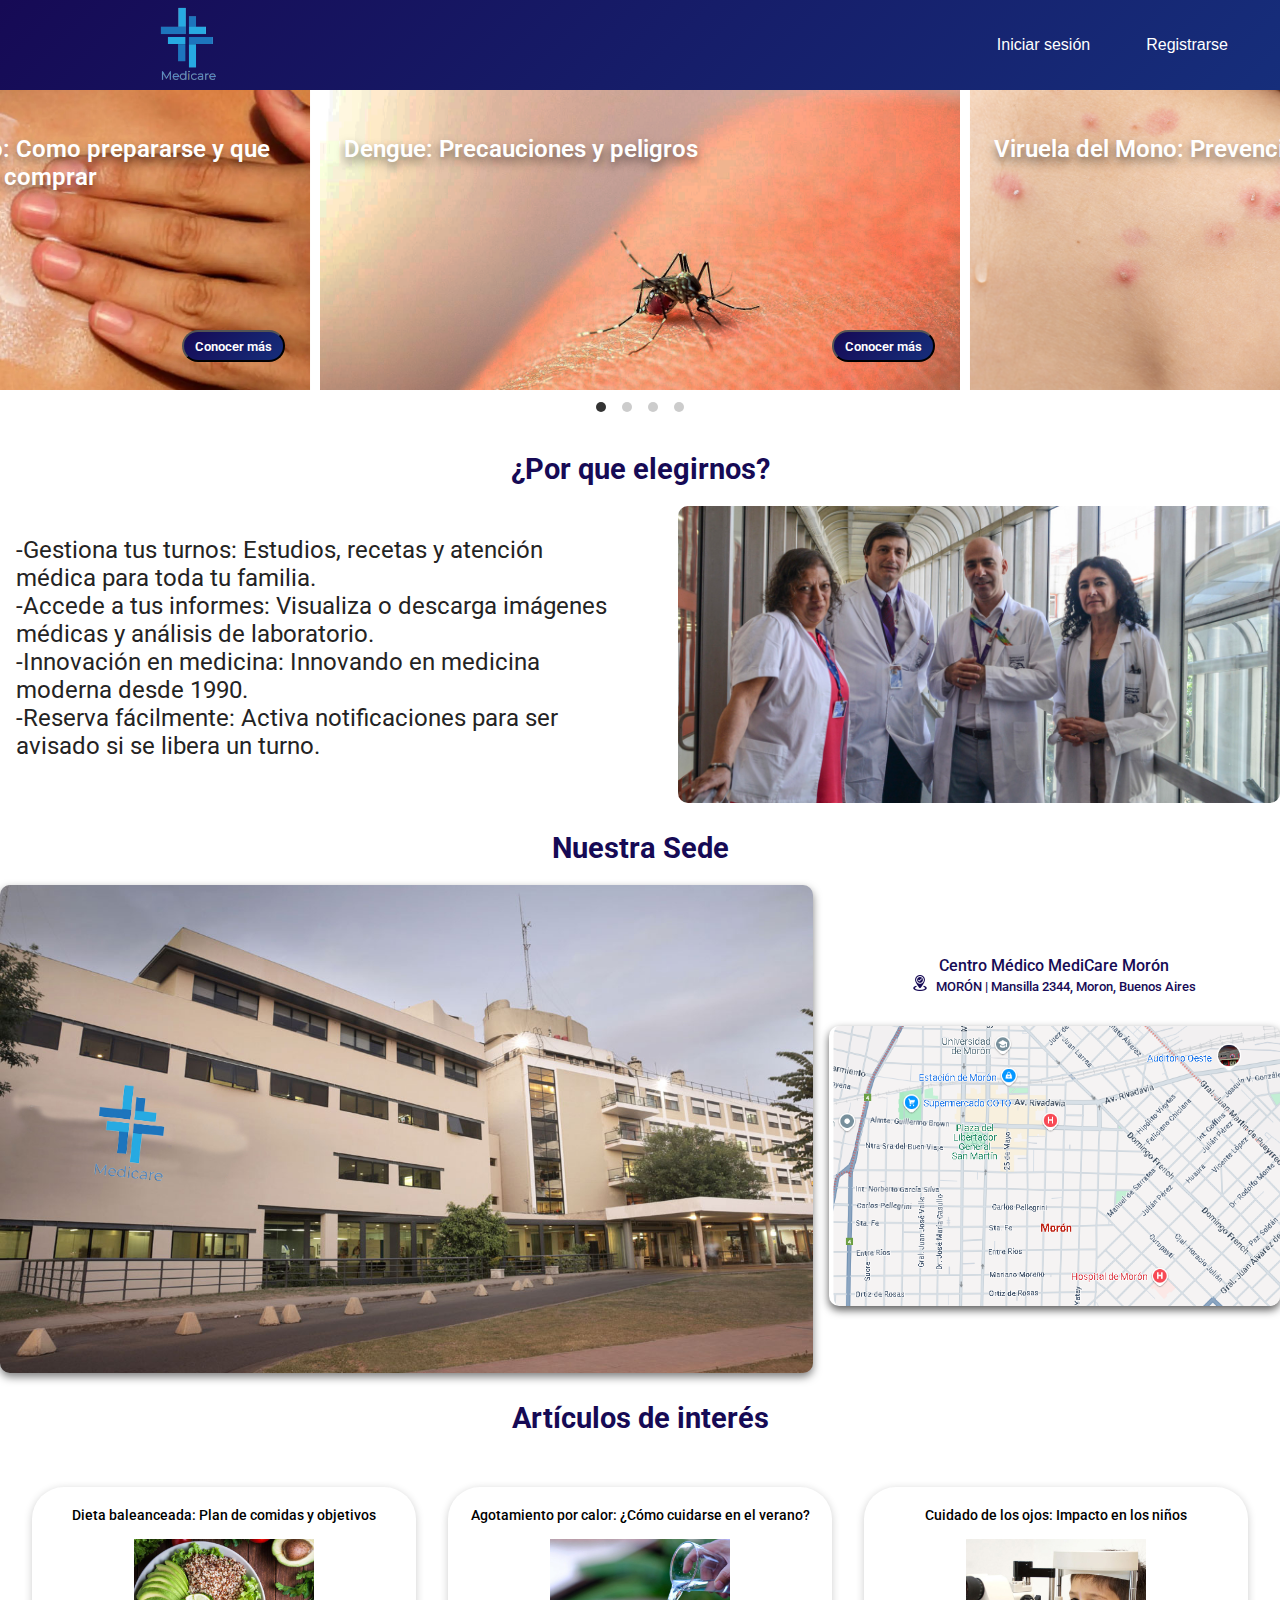
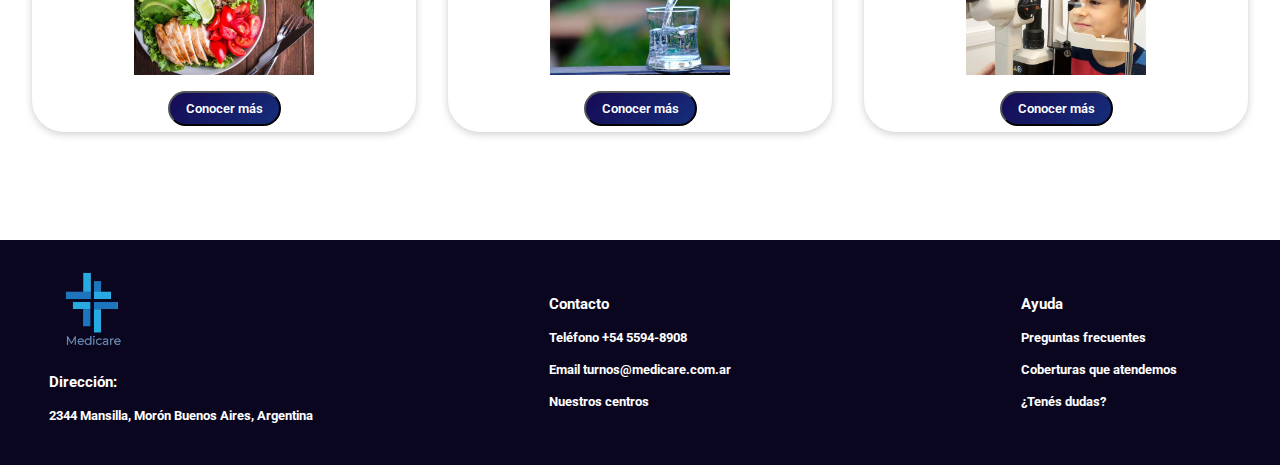
<file: Maquetado Interfaces/Primeras Aproximaciones/home.html>
<!DOCTYPE html>
<html lang="en">

<head>
    <meta charset="UTF-8">
    <meta name="viewport" content="width=device-width, initial-scale=1.0">
    <title>¡Bienvenidos!</title>
    <link rel="stylesheet" href="styles.css">
    <link rel="stylesheet" href="home.css">
    <link rel="preconnect" href="https://fonts.googleapis.com">
    <link rel="icon" href="../img/opcion 1.png" type="image">
    <link rel="stylesheet" href="flickity.min.css">
    <link rel="stylesheet" href="flickity.css" media="screen">

    <link rel="preconnect" href="https://fonts.gstatic.com" crossorigin>
    <link
        href="https://fonts.googleapis.com/css2?family=Roboto:ital,wght@0,100;0,300;0,400;0,500;0,700;0,900;1,100;1,300;1,400;1,500;1,700;1,900&display=swap"
        rel="stylesheet">
</head>

<body>
    <header class="header">
        <nav class="nav_home">
            <img src="../img/opcion_6.png" alt="Logo Medicare" id="img">

            <div class="btn-container">
                <button class="modal-trigger btn-login" data-modal="modal-login">Iniciar sesión</button>
                <button class="modal-trigger btn-registro" data-modal="modal-registro">Registrarse</button>
            </div>
        </nav>
    </header>


    <!-- Modal de Login -->
    <div id="modal-login" class="modal">
        <div class="modal-content">
            <span class="close-modal">&times;</span>
            <form action="inicio.html" method="get">
                <div class="logo-container">
                    <img src="../img/opcion_6.png" alt="Logo" class="form-logo">
                </div>
                <input type="email" id="email" name="email" placeholder="Dirección de correo electrónico" required>
                <input type="password" id="password" name="password" placeholder="Contraseña" required>
                <a href="" class="olvidaste-contra">¿Olvidó su contraseña?</a>
                <button type="submit" class="btn-link">Iniciar sesión</button>
                <div class="inline-container">
                    <p class="inline-text">¿No tiene cuenta?</p>
                    <a href="#modal-registro" class="modal-trigger" data-modal="modal-registro">Registrarse</a>
                </div>
            </form>
        </div>
    </div>

    <!-- Modal de Registro -->
    <div id="modal-registro" class="modal">
        <div class="modal-content">
            <span class="close-modal">&times;</span>
            <form id="registro-form" onsubmit="return registrarUsuario()">
                <div class="logo-container">
                    <img src="../img/opcion_6.png" alt="Logo" class="form-logo">
                </div>
                <input type="email" id="email" name="email" placeholder="Dirección de correo electrónico" required>
                <input type="password" id="password" name="password" placeholder="Contraseña" required>
                <input type="password" id="confirm_password" name="confirm_password" placeholder="Repetir contraseña"
                    required>
                <input type="text" id="nombres" name="nombres" placeholder="Nombres" required>
                <input type="text" id="apellidos" name="apellidos" placeholder="Apellidos" required>
                <input type="tel" id="celular" name="celular" placeholder="Celular" required>
                <select id="prepaga" name="prepaga" required>
                    <option value="">Seleccione una opción de prepaga</option>
                    <option value="prepaga1">Prepaga 1</option>
                    <option value="prepaga2">Prepaga 2</option>
                    <option value="prepaga3">Prepaga 3</option>
                </select>
                <button type="submit" class="btn-link">Registrarse</button>
            </form>
        </div>
    </div>

    <div class="carousel" data-flickity='{ "freeScroll": true }'>


        <div class="carousel-cell">
            <div class="carousel-cell__content">
                <div class="caroulsel-cell__text">
                    <p> Dengue: Precauciones y peligros</p>
                </div>
                <img class="carousel-cell__img" src="../img/dengue.jpg" alt="Mosquito">
            </div>
            <button class="button"> Conocer más </button>
        </div>

        <div class="carousel-cell">
            <div class="carousel-cell__content">
                <div class="caroulsel-cell__text">
                    <p>Viruela del Mono: Prevención</p>
                </div>
                <img class="carousel-cell__img" src="../img/Imagen-destacada-Blog3-1.png" alt="viruela_mono">
                <button class="button"> Conocer más </button>
            </div>
        </div>

        <div class="carousel-cell">
            <div class="carousel-cell__content">
                <div class="caroulsel-cell__text">
                    <p>Fiebre Amarilla: Prevención</p>
                </div>
                <img class="carousel-cell__img" src="../img/vacuna-fiebre-amarilla-san-juanjpg.jpg" alt="viruela_mono">
                <button class="button"> Conocer más </button>
            </div>

        </div>
        <div class="carousel-cell">
            <div class="carousel-cell__content">
                <div class="caroulsel-cell__text">
                    <p>Cuidar tu piel en el verano: Como prepararse y que protector comprar </p>
                </div>
                <img class="carousel-cell__img" src="../img/joven-aplica-crema-solar-espalda_98.jpg"
                    alt="proteccion_sol">
                <button class="button"> Conocer más </button>
            </div>

        </div>
    </div>
    <br>
    <br>
    <h2> ¿Por que elegirnos? </h2>
    <article class="nuestra_institucion">
        <div class="descripcion">
            <ul>
                <li><span>-Gestiona tus turnos:</span> Estudios, recetas y atención médica para toda tu familia.</li>
                <li><span>-Accede a tus informes:</span> Visualiza o descarga imágenes médicas y análisis de laboratorio.
                </li>
                <li><span>-Innovación en medicina:</span> Innovando en medicina moderna desde 1990.</li>
                <li><span>-Reserva fácilmente:</span> Activa notificaciones para ser avisado si se libera un turno.
                </li>
            </ul>
        </div>
        <div class="medico">
            <img src="../img/XBvj-j5y_1256x620__1.jpg" alt="nuestro medicos" id="medicos">
        </div>
    </article>

    <h2> Nuestra Sede </h2>
    <div class="seccion-sede">
        <article class="img-sede">
            <img src="../img/preview_facebook.jpg" alt="Sede 1" id="img_sede">
        </article>
        <article id="Sede">
            <div id="info-localizacion">
                <span id="span-centro">Centro Médico MediCare Morón</span>
                <span> <img src="../img/check.png" alt="icono localizacion" id="icono-localizacion">MORÓN | Mansilla
                    2344, Moron, Buenos Aires</span>
                <img src="../img/Captura de pantalla 2024-11-18 120031.png" alt="Mapa moron" id="mapa_sede">
            </div>
        </article>
    </div>

    <h2>Artículos de interés</h2>
    <div class="noticias">
        <article class="notis">
            <p>Dieta baleanceada: Plan de comidas y objetivos </p>
            <img src="../img/dieta-balanceada-saludable.jpeg" id="noticias_img" alt="Comida">
            <button class="button-noticias"> Conocer más </button>
        </article>
        <article class="notis">
            <p>Agotamiento por calor: ¿Cómo cuidarse en el verano?</p>
            <img src="../img/beneficios-del-agua-2-1024x683.jpg" id="noticias_img" alt="Agua">
            <button class="button-noticias"> Conocer más </button>
        </article>
        <article class="notis">
            <p> Cuidado de los ojos: Impacto en los niños</p>
            <img src="../img/iStock-1306188028.jpg" id="noticias_img" alt="ojos">
            <button class="button-noticias"> Conocer más </button>
        </article>
    </div>
    <br>
    <br>
    <br>
    <br>

    <footer class="footer">
        <section class="logo_redes">
            <img src="../img/opcion_6.png" alt="imagen logo" id="logo_footer">
            <h3>
                Dirección:
            </h3>
            <h4>
                2344 Mansilla, Morón
                Buenos Aires, Argentina
            </h4>
        </section>

        <section clas="contacto">
            <h3>Contacto</h3>
            <h4>
                Teléfono +54 5594-8908
            </h4>
            <a href="" style="text-decoration: none; color: inherit;">
                <h4>
                    Email turnos@medicare.com.ar
                </h4>
            </a>
            <a href="" style="text-decoration: none; color: inherit;">
                <h4>
                    Nuestros centros
                </h4>
            </a>
        </section>

        <section class="ayuda">
            <h3>Ayuda</h3>
            <a href="" style="text-decoration: none; color: inherit;">
                <h4>
                    Preguntas frecuentes
                </h4>
            </a>
            <a href="" style="text-decoration: none; color: inherit;">
                <h4>
                    Coberturas que atendemos
                </h4>
            </a>
            <a href="" style="text-decoration: none; color: inherit;">
                <h4>
                    ¿Tenés dudas?
                </h4>
            </a>
        </section>
    </footer>

    <script src="flickity.pkgd.min.js"></script>
    <script src="main.js"></script>
    <script src="modales.js"></script>

</body>

</html>
</file>
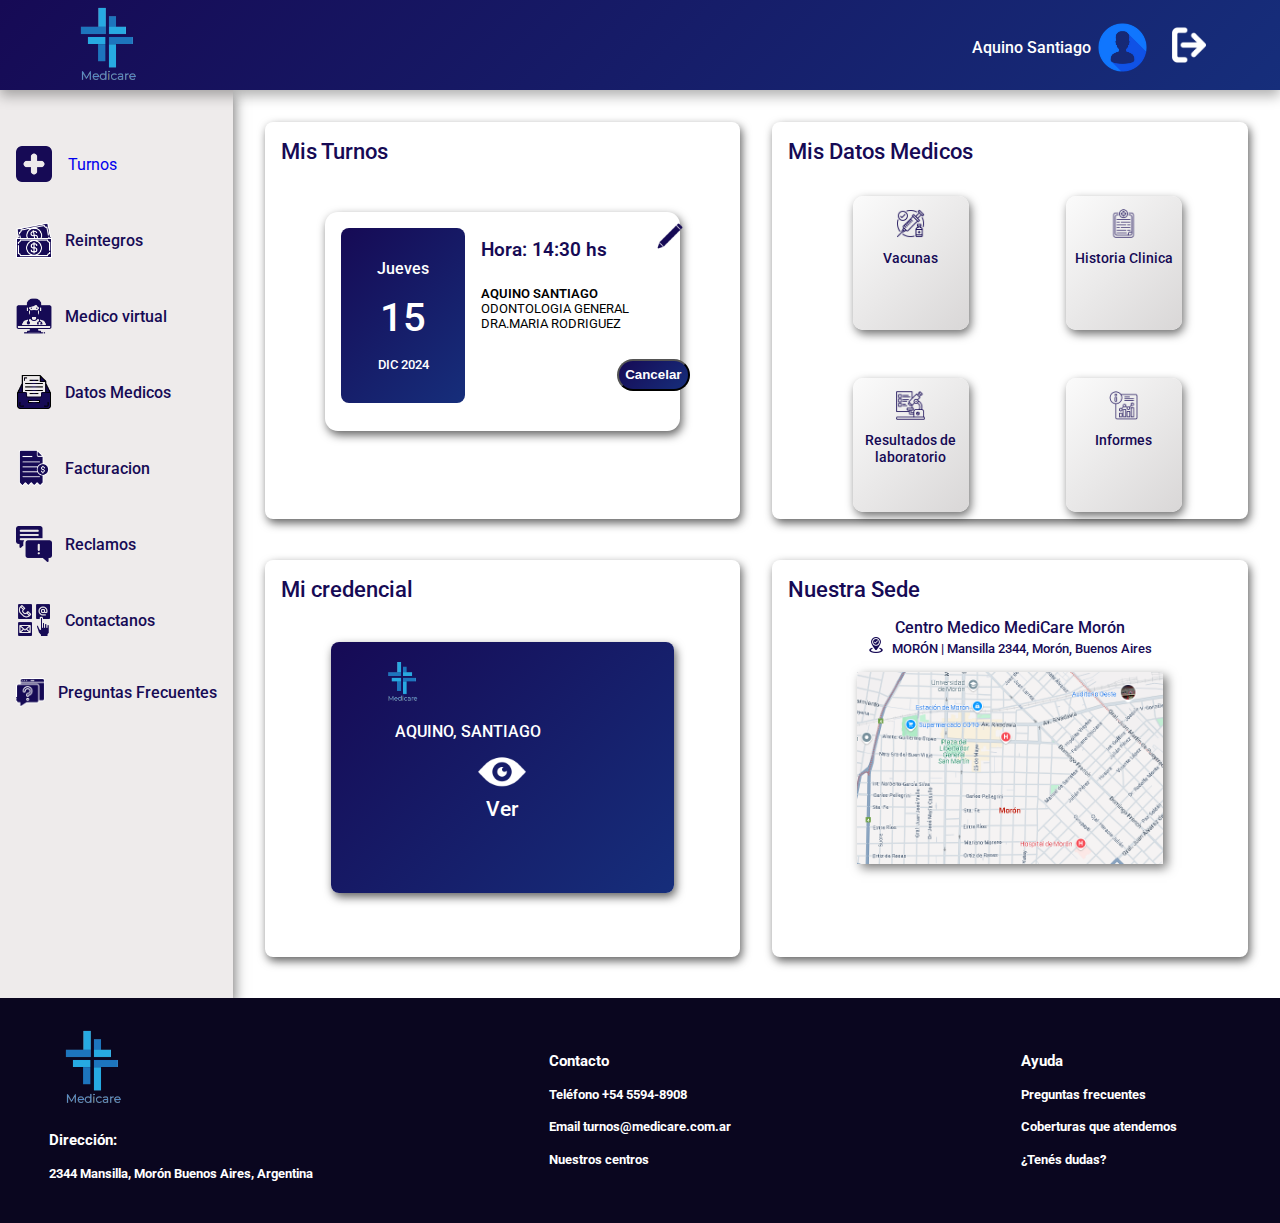
<file: Maquetado Interfaces/Primeras Aproximaciones/inicio.html>
<!DOCTYPE html>
<html lang="en">

<head>
    <meta charset="UTF-8">
    <meta name="viewport" content="width=device-width, initial-scale=1.0">
    <title>Inicio - MediCare</title>
    <link rel="icon" href="../img/opcion 1.png" type="image">
    <link rel="stylesheet" href="inicio.css">
    <link rel="preconnect" href="https://fonts.googleapis.com">
    <link rel="preconnect" href="https://fonts.gstatic.com" crossorigin>
    <link
        href="https://fonts.googleapis.com/css2?family=Roboto:ital,wght@0,100;0,300;0,400;0,500;0,700;0,900;1,100;1,300;1,400;1,500;1,700;1,900&display=swap"
        rel="stylesheet">
</head>

<body>
    <header class="header">
        <section class="header-section">
            <article class="header-left">
                <button id="menu-toggle" aria-label="Abrir menú">☰</button>
                <a href="inicio.html">
                    <img src="../img/opcion_6.png" alt="Logo" id="logo-header">
                </a>
            </article>
            <article class="header-right">
                <span id="nombre-usuario"> Aquino Santiago</span>
                <img src="../img/rb_4707.png" alt="icono-perfil" id="icono-perfil">
                <a href="../Primeras Aproximaciones/home.html">
                    <img src="../img/log-out.png" alt="salida" id="icono-salida">
                </a>
            </article>
        </section>
    </header>

    <main class="main">
        <section class="opciones">
            <article class="opciones-article">
                <img src="../img/add.png" alt="turnos" id="icono-opciones">
                <a href="solicitudTurno.html"
                    style="margin-left: 8%; text-decoration: none; font-size: 1rem;">Turnos</a>
            </article>
            <article class="opciones-article">
                <img src="../img/cash.png" alt="Reintegros" id="icono-opciones">
                <span id="span-opciones">Reintegros</span>
            </article>
            <article class="opciones-article">
                <img src="../img/doctor.png" alt="Medico Virtual" id="icono-opciones">
                <span id="span-opciones">Medico virtual</span>
            </article>
            <article class="opciones-article">
                <img src="../img/cabinet.png" alt="Datos Medicos" id="icono-opciones">
                <span id="span-opciones">Datos Medicos</span>
            </article>
            <article class="opciones-article">
                <img src="../img/invoice.png" alt="Facturacion" id="icono-opciones">
                <span id="span-opciones">Facturacion</span>
            </article>
            <article class="opciones-article">
                <img src="../img/communication.png" alt="Reclamos" id="icono-opciones">
                <span id="span-opciones">Reclamos</span>
            </article>
            <article class="opciones-article">
                <img src="../img/communicate (1).png" alt="Contactanos" id="icono-opciones">
                <span id="span-opciones">Contactanos</span>
            </article>
            <article class="opciones-article">
                <img src="../img/faq.png" alt="Preguntas frecuentes" id="icono-opcion">
                <span id="span-opciones">Preguntas Frecuentes</span>
            </article>
        </section>
        <section class="cajas">

            <article class="box-turnos-article">
                <h2>
                    Mis Turnos
                </h2>

                <div id="box-turnos">
                    <div id="left-turnos">
                        <span id="dia-turno">
                            Jueves
                        </span>
                        <Span id="numero-dia-turno">15</Span>
                        <span id="mes-año-turno">
                            DIC 2024
                        </span>
                    </div>
                    <div id="separaciones">
                        <div id="hora-editar">
                            <h4>Hora: 14:30 hs</h4>
                            <a href="../Primeras Aproximaciones/solicitudTurno.html">
                                <img src="../img/square.png" alt="icono-editar" id="icono-editar">
                            </a>
                        </div>
                        <div id="datos-turno">
                            <span id="nombre-usuario-turno">
                                AQUINO SANTIAGO
                            </span>
                            <span>
                                ODONTOLOGIA GENERAL
                            </span>
                            <span>
                                DRA.MARIA RODRIGUEZ
                            </span>
                        </div>
                        <div>
                            <button id="boton-cancelar">Cancelar</button>
                        </div>
                    </div>
                </div>
            </article>

            <article class="datos-medicos">
                <h2>
                    Mis Datos Medicos
                </h2>
                <div class="secciones-datos">
                    <div class="datos-internos">
                        <img src="../img/injection.png" alt="vacuna">
                        <span>Vacunas</span>

                    </div>

                    <div class="datos-internos">
                        <img src="../img/medical.png" alt="historia clinica">
                        <span>Historia Clinica</span>
                    </div>

                    <div class="datos-internos">
                        <img src="../img/traceability.png" alt="">
                        <span>Resultados de laboratorio</span>
                    </div>

                    <div class="datos-internos">
                        <img src="../img/information.png" alt="">
                        <span>Informes</span>
                    </div>
                </div>

            </article>


            <article class="mi-credencial">
                <h2>
                    Mi credencial
                </h2>
                <article class="credencial">
                    <img src="../img/opcion_6.png" alt="logo medicare" id="logo-credencial">
                    <span id="nombre-credencial">AQUINO, SANTIAGO</span>
                    <img src="../img/watch.png" alt="icono-credencial" id="icono-credencial">
                    <span id="span-credencial">Ver</span>
                </article>
            </article>


            <article id="Sede">
                <h2>
                    Nuestra Sede
                </h2>
                <div id="info-localizacion">
                    <span id="span-centro">Centro Medico MediCare Morón</span>
                    <span> <img src="../img/check.png" alt="icono localizacion" id="icono-localizacion">MORÓN | Mansilla
                        2344, Morón, Buenos Aires</span>
                    <img src="../img/Captura de pantalla 2024-11-18 120031.png" alt="Mapa moron" id="mapa">
                </div>
            </article>


        </section>
    </main>

    <footer class="footer">
        <section class="logo_redes">
            <img src="../img/opcion_6.png" alt="imagen logo" id="logo_footer">
            <h3>
                Dirección:
            </h3>
            <h4>
                2344 Mansilla, Morón
                Buenos Aires, Argentina
            </h4>
        </section>

        <section clas="contacto">
            <h3>Contacto</h3>
            <h4>
                Teléfono +54 5594-8908
            </h4>
            <a href="" style="text-decoration: none; color: inherit;">
                <h4>
                    Email turnos@medicare.com.ar
                </h4>
            </a>
            <a href="" style="text-decoration: none; color: inherit;">
                <h4>
                    Nuestros centros
                </h4>
            </a>
        </section>

        <section class="ayuda">
            <h3>Ayuda</h3>
            <a href="" style="text-decoration: none; color: inherit;">
                <h4>
                    Preguntas frecuentes
                </h4>
            </a>
            <a href="" style="text-decoration: none; color: inherit;">
                <h4>
                    Coberturas que atendemos
                </h4>
            </a>
            <a href="" style="text-decoration: none; color: inherit;">
                <h4>
                    ¿Tenés dudas?
                </h4>
            </a>
        </section>
    </footer>

</body>
<script src="../Primeras Aproximaciones/inicio.js"></script>

</html>
</file>
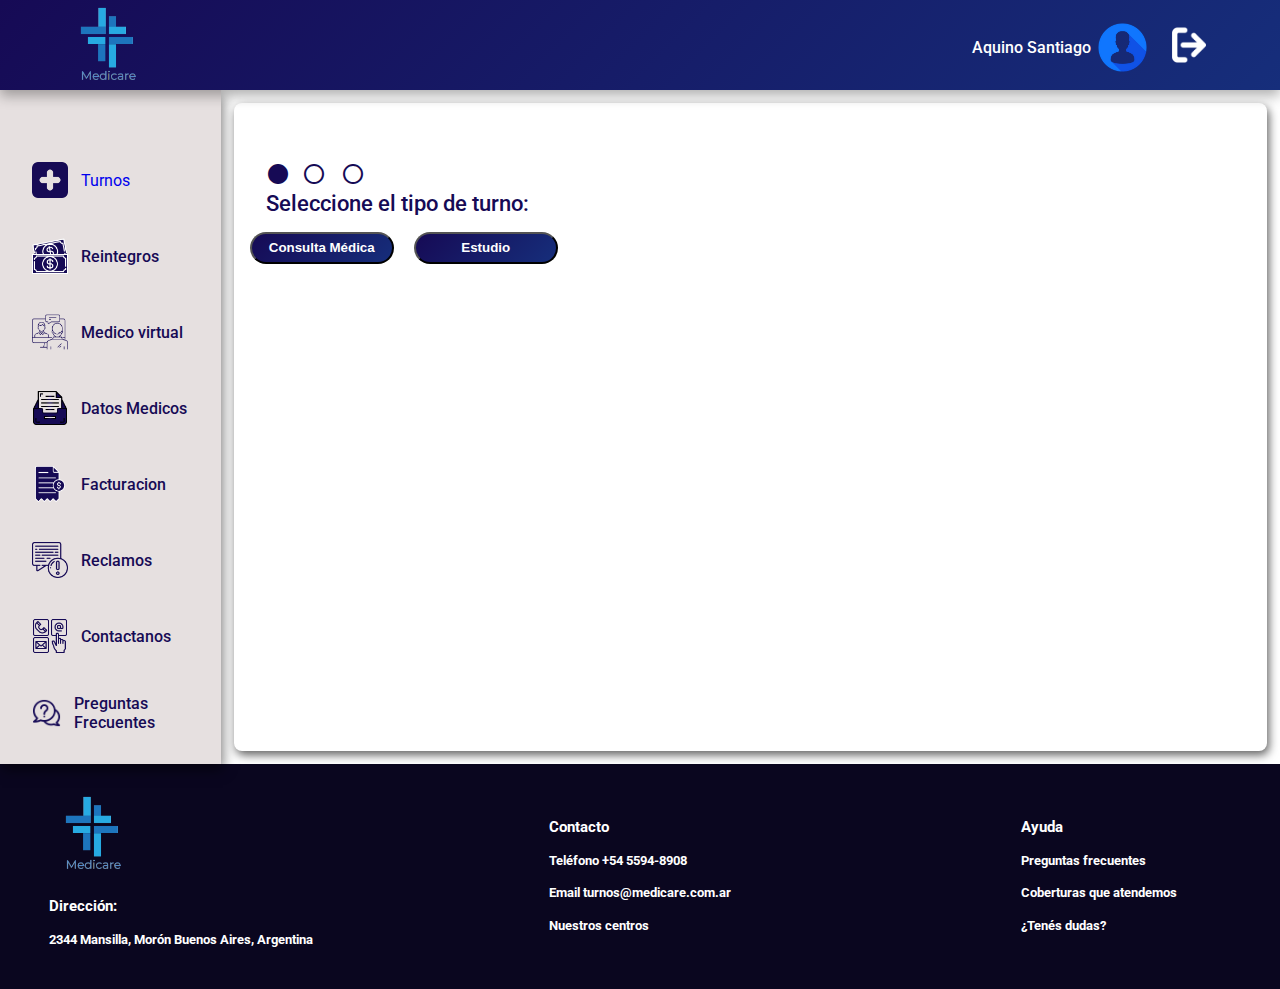
<file: Maquetado Interfaces/Primeras Aproximaciones/solicitudTurno.html>
<!DOCTYPE html>
<html lang="en">

<head>
    <meta charset="UTF-8">
    <meta name="viewport" content="width=device-width, initial-scale=1.0">
    <title>Turnos Médicos - MediCare</title>
    <link rel="icon" href="../img/opcion 1.png" type="image">
    <link rel="stylesheet" href="turnos.css">
    <script src="turnos.js" defer></script>
    <link rel="preconnect" href="https://fonts.googleapis.com">
    <link rel="preconnect" href="https://fonts.gstatic.com" crossorigin>
    <link
        href="https://fonts.googleapis.com/css2?family=Roboto:ital,wght@0,100;0,300;0,400;0,500;0,700;0,900;1,100;1,300;1,400;1,500;1,700;1,900&display=swap"
        rel="stylesheet">
    <link rel="stylesheet" href="https://cdnjs.cloudflare.com/ajax/libs/font-awesome/5.15.4/css/all.min.css">
    <link rel="stylesheet"
        href="https://fonts.googleapis.com/css2?family=Material+Symbols+Outlined:opsz,wght,FILL,GRAD@20..48,100..700,0..1,-50..200&icon_names=radio_button_unchecked" />
</head>

<body>

    <header class="header">
        <section class="header-section">
            <article class="header-left">
                <button id="menu-toggle" aria-label="Abrir menú">☰</button>
                <a href="inicio.html">
                    <img src="../img/opcion_6.png" alt="Logo" id="logo-header">
                </a>
            </article>
            <article class="header-right">
                <span id="nombre-usuario"> Aquino Santiago</span>
                <img src="../img/rb_4707.png" alt="icono-perfil" id="icono-perfil">
                <a href="../Primeras Aproximaciones/home.html">
                    <img src="../img/log-out.png" alt="salida" id="icono-salida">
                </a>
            </article>
        </section>
    </header>

    <main class="main-content">
        <section class="opciones">
            <article class="opciones-article">
                <img src="../img/add.png" alt="turnos" id="icono-opciones">
                <a href="solicitudTurno.html" style="margin-left: 8%; text-decoration: none;">Turnos</a>
                <!--<span id="span-opciones">Turnos</span>-->
            </article>
            <article class="opciones-article">
                <img src="../img/cash.png" alt="Reintegros" id="icono-opciones">
                <span id="span-opciones">Reintegros</span>
            </article>
            <article class="opciones-article">
                <img src="../img/meeting.png" alt="Medico Virtual" id="icono-opciones">
                <span id="span-opciones">Medico virtual</span>
            </article>
            <article class="opciones-article">
                <img src="../img/cabinet.png" alt="Datos Medicos" id="icono-opciones">
                <span id="span-opciones">Datos Medicos</span>
            </article>
            <article class="opciones-article">
                <img src="../img/invoice.png" alt="Facturacion" id="icono-opciones">
                <span id="span-opciones">Facturacion</span>
            </article>
            <article class="opciones-article">
                <img src="../img/message.png" alt="Reclamos" id="icono-opciones">
                <span id="span-opciones">Reclamos</span>
            </article>
            <article class="opciones-article">
                <img src="../img/communicate.png" alt="Contactanos" id="icono-opciones">
                <span id="span-opciones">Contactanos</span>
            </article>
            <article class="opciones-article">
                <img src="../img/about.png" alt="Preguntas frecuentes" id="icono-opcion">
                <span id="span-opciones">Preguntas Frecuentes</span>
            </article>
        </section>
        <!-- Paso 1 -->
        <section class="cajas">

            <article class="box-turnos-article">

                <div id="step1" class="step active">
                    <span class="material-symbols-outlined relleno">
                        radio_button_unchecked
                    </span>
                    <span class="material-symbols-outlined">
                        radio_button_unchecked
                    </span>
                    <span class="material-symbols-outlined">
                        radio_button_unchecked
                    </span>
                    <h2 class="primerPaso">Seleccione el tipo de turno:</h2>
                    <button onclick="selectOption('consulta')" class="button" id="BotonCM">Consulta Médica</button>
                    <button onclick="selectOption('estudio')" class="button" id="BotonES">Estudio</button>
                </div>

                <!-- Paso 2 -->
                <div id="step2" class="step">
                    <!-- <button class="back-button" onclick="goBack('step1')">Volver</button> -->
                    <button class="back-button" onclick="goBack('step1')">
                        <i class="fa fa-arrow-left"></i>
                        <span>Volver</span>
                    </button>
                    <span class="material-symbols-outlined relleno">
                        radio_button_unchecked
                    </span>
                    <span class="material-symbols-outlined relleno">
                        radio_button_unchecked
                    </span>
                    <span class="material-symbols-outlined">
                        radio_button_unchecked
                    </span>
                    <h2 id="searchTitle"></h2>
                    <input list="optionsList" id="searchInput" placeholder="Escriba aquí..."
                        onchange="handleDatalistSelection()">
                    <datalist id="optionsList"></datalist>
                </div>

                <!-- Paso 3 -->
                <div id="step3" class="step">
                    <!-- <button class="back-button" onclick="goBack('step2')">Volver</button> -->
                    <button class="back-button" onclick="goBack('step2')">
                        <i class="fa fa-arrow-left"></i>
                        <span>Volver</span>
                    </button>
                    <span class="material-symbols-outlined relleno">
                        radio_button_unchecked
                    </span>
                    <span class="material-symbols-outlined relleno">
                        radio_button_unchecked
                    </span>
                    <span class="material-symbols-outlined relleno">
                        radio_button_unchecked
                    </span>
                    <h2>Turnos disponibles:</h2>
                    <div id="turnosContainer"></div>
                </div>

                <!-- Mensaje instructivo -->
                <div id="instructiveOverlay" class="overlay hidden">
                    <div class="instructive-box">
                        <h2>¡Nueva Función Disponible!</h2>
                        <p>Recibe un email si hay un turno más cercano al que estás reservando.</p>
                        <p>Simplemente marca la casilla en la tarjeta del turno que elijas.</p>
                        <button class="button" onclick="hideInstructive()">Entendido</button>
                    </div>
                </div>
                <!-- Confirmación -->
                <div id="confirmation" class="step">
                    <button class="back-button" onclick="goBack('step3')">
                        <i class="fa fa-arrow-left"></i>
                        <span>Volver</span>
                    </button>
                    <h2 id="confirmationMessage">Resumen del turno</h2>
                    <div id="turnoSummary" class="summary-card">
                        <!-- El resumen del turno se genera dinámicamente -->
                    </div>
                    <div class="button-container">
                        <button class="button" onclick="confirmYes()">Confirmar</button>
                        <button class="button button-cancel" onclick="cancelTurno()">Cancelar</button>
                        <!--<button class="button" onclick="cancelTurno()">Cancelar</button>-->
                    </div>
                </div>

            </article>
        </section>
    </main>

    <footer class="footer">
        <section class="logo_redes">
            <img src="../img/opcion_6.png" alt="imagen logo" id="logo_footer">
            <h3>
                Dirección:
            </h3>
            <h4>
                2344 Mansilla, Morón
                Buenos Aires, Argentina
            </h4>
        </section>

        <section clas="contacto">
            <h3>Contacto</h3>
            <h4>
                Teléfono +54 5594-8908
            </h4>
            <a href="" style="text-decoration: none; color: inherit;">
                <h4>
                    Email turnos@medicare.com.ar
                </h4>
            </a>
            <a href="" style="text-decoration: none; color: inherit;">
                <h4>
                    Nuestros centros
                </h4>
            </a>
        </section>

        <section class="ayuda">
            <h3>Ayuda</h3>
            <a href="" style="text-decoration: none; color: inherit;">
                <h4>
                    Preguntas frecuentes
                </h4>
            </a>
            <a href="" style="text-decoration: none; color: inherit;">
                <h4>
                    Coberturas que atendemos
                </h4>
            </a>
            <a href="" style="text-decoration: none; color: inherit;">
                <h4>
                    ¿Tenés dudas?
                </h4>
            </a>
        </section>
    </footer>

</body>

</html>
</file>
<file: Maquetado Interfaces/Primeras Aproximaciones/styles.css>
body{
    margin: 0;
    padding: 0;
    font-family: "Roboto";
}
.header {
    height: 10vh;
    background: linear-gradient(135deg, #160a55, #4b1d94);
    align-content: center;
    display: flex;
    padding-left: 7rem;
    justify-content: space-between;
    position: relative;
    box-shadow: 0 4px 6px rgba(0, 0, 0, 0.3);
}

.nav {
    display: flex;
    gap: 11rem; 
}

.nav h2 {
    padding-top: 0.4rem;
    color: #f0f8ff;
    transition: color 0.3s ease-in-out;
    cursor: pointer;
    font-size: 1rem;
}

.nav h2:hover {
    color: #4ba9a5; 
    transform: scale(1.1);
}

#img {
    height: 10vh;
    width: auto;
}

#img_mosquito{
    width: 85%;
    padding-left: 1%;
}

#mapa_sede{
    width: 85%;
    padding-left: 1%;
}

#user {
    height: 8vh;
    padding-top: 0.2rem;
    width: auto;
    border-radius: 50%;
    transition: transform 0.3s ease;
    cursor: pointer;
}

#user:hover {
    transform: scale(1.1);
}

.main #background_img{
    width: 100%;
    height: 100%;
    opacity: 70%;
    object-fit: cover;
    position: absolute;
    top: 0;
    left: 0;
}

.main{
    display: flex;
    flex-direction: row;
    height: 90vh;
    position: relative;
}

.main .left{
    width: 5%;
    position: relative;
    z-index: 1;
    display: flex;
    justify-content: center;
    align-items: flex-end;
    padding: 2rem 0;
}
.select-container{
    display: flex;
    flex-direction: column;
    gap: 3rem;
    position: absolute;
    bottom: 20%;
    width: 20vw;
    justify-content: center;
}
.select-container select{
    text-align: center;
    padding: 0.5rem;
    border: 1px solid #ddd;
    border-radius: 9px;
    background-color: #ffffff;
    font-size: 1rem;
    font-weight: 600;
    box-shadow: 0px 4px 8px rgba(0,0,0, 0.5);
}
.footer {
    display: grid;
    grid-template-columns: repeat(3, 1fr);
    gap: 6rem;
    height: 25vh;
    background-color: #0a061f;
    place-items: center;
    color: #ffffff;
    font-size: 0.8rem;
}

.logo_redes .contacto .ayuda {
    display: flex;
    flex-direction: column;
    align-items: center; 
    justify-content: center;
    font-size: 0.9rem; 
}

#logo_footer {
    height: 10vh;
    width: auto;
}
.turnos label {
    color:#06011e ;
    font-size: 1.6rem;
    margin-top: 0.5rem;
    margin-left: 1rem;
    display: block;
    font-weight: 480;
}

.turnos select {
    text-align: center;
    width: 80%;
    padding: 0.5rem;
    margin-left: 1rem;
    margin-bottom: 2rem;
    border: 1px solid #ddd;
    border-radius: 9px;
    background-color: #ffffff;
    font-size: 1rem;
    font-weight: 600;
    box-shadow: 0px 4px 8px rgba(0,0,0, 0.5);
}

/* Tablets y pantallas medianas */
@media (max-width: 1024px) {
    .header {
        height: auto; /* Ajustar la altura automáticamente */
        padding-left: 3rem; /* Reducir padding lateral */
        flex-direction: column; /* Cambiar disposición a columna */
        justify-content: center; /* Centrar contenido verticalmente */
    }
}

/* Móviles grandes */
@media (max-width: 768px) {
    .header {
        padding-left: 2rem; /* Reducir aún más el padding */
        text-align: center; /* Centrar contenido */
    }
}

/* Móviles pequeños */
@media (max-width: 480px) {
    .header {
        padding-left: 1rem; /* Mínimo padding */
        padding-right: 1rem; /* Agregar padding lateral */
    }
}

/* Tablets y pantallas medianas */
@media (max-width: 1024px) {
    .footer {
        grid-template-columns: repeat(2, 1fr); /* Dos columnas */
        gap: 3rem; /* Reducir espacio entre columnas */
        height: auto; /* Ajustar altura automáticamente */
        padding: 2rem 1rem; /* Agregar padding */
    }
}

/* Móviles grandes */
@media (max-width: 768px) {
    .footer {
        grid-template-columns: 1fr; /* Una sola columna */
        gap: 2rem; /* Reducir espacio entre filas */
        text-align: center; /* Centrar texto */
        font-size: 0.7rem; /* Reducir tamaño de fuente */
    }
}

/* Móviles pequeños */
@media (max-width: 480px) {
    .footer {
        gap: 1rem; /* Reducir aún más el espacio */
        padding: 1rem; /* Ajustar padding */
        font-size: 0.6rem; /* Tamaño de fuente más pequeño */
    }
}
</file>
<file: Maquetado Interfaces/Primeras Aproximaciones/home.css>
.header {
    flex-direction: column;
    height: 10vh;
    background: linear-gradient(135deg, #160a55, #162e7b);
    align-content: center;
    display: flex;
    padding-left: 7rem;
    justify-content: space-between;
    position: relative;
    box-shadow: 0 4px 6px rgba(0, 0, 0, 0.3);
}

h2 {
    font-family: "Roboto";
    text-align: center;
    margin-bottom: 20px;
    font-size: 1.8rem;
    color: #160a55;
}


.seccion-sede {
    display: flex;
    flex-direction: row;         
    
    align-items: center;
}

.nav_home {
    display: flex;
    align-items: center; /* Alinear verticalmente */
    justify-content: space-between; /* Distribuir los elementos */
    padding: 0 2rem; /* Agregar un espacio horizontal */
    font-family: "Roboto";
    color: white;
}




#mapa_sede {
    width: 100%;
    height: 100%;
    margin-top: 2rem;
    border-radius: 10px;   
    box-shadow: 0 4px 8px rgba(0, 0, 0, 0.642); 
    cursor: pointer; 
}


#img_sede{
    width: 100%;
    height: 100%;
    background: #fff;
    box-shadow: 0 4px 8px rgba(0, 0, 0, 0.502); /* Sombra ligera */
    overflow: hidden;    
    transition: transform 0.3s ease, box-shadow 0.3s ease; 
    border-radius: 10px;  
}

#Sede{
    display: flex;
    flex-direction: column;
    margin-left: 1rem;
    
}

#info-localizacion{
    color: #160a55;
    display: flex;
    flex-direction: column;
    font-size: 0.8rem;
    align-items: center;
    width: 100%;
}

#info-localizacion span{
    font-weight: 500;
}
#span-centro{
    font-size: 1rem;
}

#icono-localizacion{
    height: 1rem;
    width: auto;
    margin-right: 0.5rem;
}

#noticias_img {
    width: 50%;
}

.btn-container {
    display: flex;
    gap: 1rem; 
}

.noticias {
    display: flex;
    flex-direction: row; /* Ajusta los artículos en varias filas si es necesario */
    gap: 2rem;
    padding: 2rem;    
    border-radius: 10px; /* Bordes redondeados */
    
}

.nuestra_institucion {
    display: flex;
    flex-direction: row;
    gap: 3rem; /* Espaciado entre columnas */        
    
    align-items: center;
    
}

#medicos {
    width: 100%;
    height: auto;
    border-radius: 10px;  
}

ul {
    list-style-type: none; /* Elimina las viñetas predeterminadas */
    margin: 0;
    padding: 0;
}

.descripcion {
    width: 100%;
    font-size: 150%;
    margin-bottom: 1rem;
    padding: 1rem;
    border-radius: 5px;
    color: #242323;
    font-family: "Roboto";
}



.notis{
    display: flex;
    flex-direction: column;
    background: #fff; /* Fondo blanco para destacar */
    border-radius: 10px;
    align-items: center;
    padding: 1.5rem;
    box-shadow: 0 2px 8px rgba(0, 0, 0, 0.2); /* Sombra en cada artículo */
    transition: transform 0.3s ease, box-shadow 0.3s ease;
    font-family: "Roboto";
    font-size: 0.9rem;
    padding: 0.4rem 0.7rem;  
    border-radius: 2rem;
    font-weight: 500;
}

.notis:hover {
    transform: translateY(-5px); /* Eleva ligeramente al pasar el cursor */
    box-shadow: 0 4px 16px rgba(0, 0, 0, 0.3);
}

.button-noticias {
    margin-top: 1rem;
    padding: 0.5rem 1rem;
    background: linear-gradient(135deg, #160a55, #162e7b);
    color: #fff;     
    cursor: pointer;
    font-weight: 600;
    font-size: 0.8rem;
    transition: background 0.3s ease, transform 0.3s ease;
    font-family: "Roboto";
    border-radius: 2rem;
}

.button-noticias:hover {
    transform: scale(1.1); /* Aumenta ligeramente */
}

@media (max-width: 1024px) { /* Tablets */
    .seccion-sede {
        flex-direction: column;
        padding: 1rem 3rem; /* Ajustar el padding */
        gap: 1rem;
    }

    .noticias {
        flex-direction: column;
        gap: 1rem;
        padding: 1rem 3rem;
    }

    #img_sede,
    #mapa_sede,
    #noticias_img {
        width: 80%;
        margin: auto; /* Centrar imágenes */
    }

    .button-noticias:hover {
        background: #111111; /* Azul más oscuro */
        transform: scale(1.1); /* Aumenta ligeramente */
        box-shadow: 0 4px 10px rgba(0, 0, 0, 0.3);
    }

    .nuestra_institucion {
        display: grid;
        grid-template-columns: 1fr;
    }

    .footer{
        grid-template-columns: repeat(3, 1fr); 
        gap: 1rem; 
        font-size: 0.7rem;
        padding: 0.5rem;
        max-height: 100%;
    }
    
}

@media (max-width: 768px) { /* Dispositivos móviles grandes */
    .header {
        padding: 1rem;
        height: auto;
    }

    h2 {
        font-size: 1.5rem;
    }

    .seccion-sede,
    .noticias {
        padding: 1rem;
    }

    #img_sede,
    #mapa_sede,
    #noticias_img {
        width: 100%;
    }

    .notis {
        padding: 1rem;
    }

    .button-noticias {
        padding: 0.4rem 0.8rem;
        font-size: 0.8rem;
    }

    .button-noticias:hover {
        background: #111111; /* Azul más oscuro */
        transform: scale(1.1); /* Aumenta ligeramente */
        box-shadow: 0 4px 10px rgba(0, 0, 0, 0.3);
    }
}

@media (max-width: 480px) { /* Móviles pequeños */
    h2 {
        font-size: 1.2rem;
    }

    .seccion-sede,
    .noticias {
        padding: 0.5rem;
        gap: 0.5rem;
    }

    .notis {
        padding: 0.8rem;
    }

    .button-noticias {
        padding: 0.3rem 0.7rem;
        font-size: 0.7rem;
    }

    .button-noticias:hover {
        background: #111111; /* Azul más oscuro */
        transform: scale(1.1); /* Aumenta ligeramente */
        box-shadow: 0 4px 10px rgba(0, 0, 0, 0.3);
    }
}





/* Estilo general del modal */
.modal {
    display: none;
    position: fixed;
    z-index: 1000;
    top: 0;
    left: 0;
    width: 100%;
    height: 100%;
    background: rgba(0, 0, 0, 0.7); 
    justify-content: center;
    align-items: center;
    overflow: auto;
}


.modal-content img {
    width: 120px; 
    height: auto; 
    display: block;
    margin: 0 auto 20px; 
}



.modal:target {
    display: flex;
}


.modal-content {
    background: #ffffff;
    padding: 30px;
    border-radius: 10px;
    width: 90%;
    max-width: 400px;
    position: relative;
    box-shadow: 0 4px 15px rgba(0, 0, 0, 0.3); 
    animation: slideIn 0.3s ease-in-out;
    text-align: center; 
}

/* Botón de cierre */
.close-modal {
    position: absolute;
    top: 10px;
    right: 10px;
    font-size: 20px;
    font-weight: bold;
    color: #555;
    cursor: pointer;
    text-decoration: none;
    transition: color 0.3s ease-in-out;
}

.close-modal:hover {
    color: #ff0000;
}

/* Campos de formulario */
.modal-content input,
.modal-content select {
    width: 100%;
    margin: 10px 0;
    padding: 12px;
    border: 1px solid #ccc;
    border-radius: 5px;
    font-size: 16px;
    box-sizing: border-box;
}

/* Botón estilizado */
.modal-content .btn-link {
    background-color: #160a55;
    color: white;
    text-align: center;
    text-decoration: none;
    padding: 12px;
    display: block;
    font-size: 16px;
    font-weight: bold;
    border-radius: 5px;
    cursor: pointer;
    transition: background-color 0.3s ease-in-out;
    border: none;
}

.modal-content .btn-link:hover {
    background-color: #0056b3;
}

/* Texto debajo de campos */
.inline-container {
    display: flex;
    justify-content: center;
    align-items: center;
    margin-top: 10px;
}

.inline-text {
    margin-right: 5px;
    font-size: 14px;
}

.olvidaste-contra {
    display: block; 
    margin-bottom: 15px; 
    text-align: right; 
}

.btn-link {
    margin-top: 15px;

}

/* Estilo para los botones de Iniciar sesión y Registrarse */
.btn-login,
.btn-registro {
    background-color: linear-gradient(135deg, #160a55, #162e7b); 
    color: white; 
    padding: 10px 20px; 
    border: none; 
    border-radius: 5px; 
    font-size: 16px; 
    cursor: pointer; 
    transition: background-color 0.3s ease; 
    background: transparent;
    font-weight: 500 !important;
}


/* Animaciones */
@keyframes fadeIn {
    from {
        background: rgba(0, 0, 0, 0);
    }
    to {
        background: rgba(0, 0, 0, 0.5);
    }
}

@keyframes slideIn {
    from {
        transform: translateY(-30px);
        opacity: 0;
    }
    to {
        transform: translateY(0);
        opacity: 1;
    }
}

@media (max-width: 768px) {
    .nav_home {
        flex-direction: column; 
        align-items: center;
    }

    .btn-login,
    .btn-registro {
        width: 90%; 
        margin: 10px 0;
    }
}

@media (max-width: 480px) {
    .modal-content {
        width: 95%;
        padding: 20px;
    }

    .modal-content input,
    .modal-content select {
        font-size: 14px; 
        padding: 10px;
    }

    .modal-content .btn-link {
        font-size: 14px;
        padding: 10px;
    }

    #img {
        max-width: 80px; 
    }
}
</file>
<file: Maquetado Interfaces/Primeras Aproximaciones/inicio.css>
body{
    margin: 0;
    padding: 0;
    font-family: "Roboto";
}

.header{
    height: 10vh;
    background: linear-gradient(135deg, #160a55, #162e7b);
    box-shadow: 0px 6px 12px rgba(3, 0, 0, 0.305);
    color: #ffffff;
    position: relative;
    z-index: 10;
}
.header-section{
    display: flex;
    flex-direction: row;
    justify-content: space-between;
}
.header-left{
   display: flex;
   align-items: center;
   margin-left: 4rem;
}
.header-right{
    display: flex;
    align-items: center;
    margin-right: 4rem;
}

#nombre-usuario{
    font-weight: 500;
}
#icono-perfil{
    height: 7vh;
    width: auto;
    cursor: pointer;
    margin-right: 0.5rem;
}
#icono-salida{
    height: 6vh;
    width: auto;
    cursor: pointer;
}

#logo-header{
    height: 10vh;
    width: auto;
}

#icono-opciones{
    height: 4vh;
    width: auto;
    cursor: pointer;
}


#icono-opcion{
    height: 3.2vh;
    width: auto;
    cursor: pointer;
}
.main{
    display: flex;
    flex-direction: row;
}
.opciones{
    padding: 1rem;
    background-color: rgb(238, 235, 235);
    box-shadow: 2px 6px 12px rgba(3, 0, 0, 0.511);
}

.opciones-article{
    display: flex;
    flex-direction: row;
    align-items: center;
    padding-top: 2.5rem;
}

#span-opciones{
    color: #160a55; 
    padding-left: 0.8rem;
    cursor: pointer;
    font-weight: 500;
    font-size: 1rem;
}
.cajas {
    display: grid;
    grid-template-columns: 1fr 1fr; 
    grid-template-rows: 1fr 1fr;   
    gap: 2rem;                    
    margin: 2rem;               
    flex-grow: 1;                 
}

.cajas article {
    display: flex;
    text-align: start;
    background-color: #ffffff;     
    box-shadow: 2px 4px 10px rgba(0, 0, 0, 0.622); 
    border-radius: 8px;           
    padding: 1rem;                
    height: 90%;          
}

.cajas h2 {
    margin: 0;       
    font-size: 1.4rem;   
    color: #160a55; 
    font-weight: 500;         
}


.footer {
    display: grid;
    grid-template-columns: repeat(3, 1fr);
    gap: 6rem;
    height: 25vh;
    background-color: #0a061f;
    place-items: center;
    color: #ffffff;
    font-size: 0.8rem;
    z-index: 10;
    position: relative;
}

#logo_footer {
    height: 10vh;
    width: auto;
}

#box-turnos{
    display: flex;
    align-self: center;
    box-shadow: 2px 4px 10px rgba(0, 0, 0, 0.622); 
    border-radius: 0.8rem;
    height: 60%;
    width: 80%;
    margin-top: 3rem;
}
.box-turnos-article{
    display: flex;
    flex-direction: column;
}

.box-turnos-article h4{
    color: #160a55;
    font-weight: 600;
}

#icono-editar{
    height: 3rem;
    width: auto;
    cursor: pointer;
    padding-left: 80%;
}
#icono-editar:hover{
    transform: scale(1.1);
    transition: transform 0.3 ease;
}


#boton-cancelar{
    border-radius: 2rem;
    height: 2rem;
    width: auto;
    color: #ffffff;
    background: linear-gradient(135deg, #160a55, #162e7b);
    font-weight: 600;
    cursor: pointer;
    margin-bottom: 0.8rem;
    margin-left: 80%;
}
#left-turnos{
    display: flex;
    flex-direction: column;
    background: linear-gradient(135deg, #160a55, #162e7b);
    border-radius: 0.5rem;
    height: 80%;
    width: 35%;
    margin-top: 1rem;
    margin-left: 1rem;
    color: #ffffff;
    justify-content: center;
    align-items: center;
}
#dia-turno{
    margin-bottom: 1rem;
    font-weight: 500;
}
#numero-dia-turno{
    margin-bottom: 1rem;
    font-size: 2.5rem;
    font-weight: 500;
}

#mes-año-turno{
    font-size: 0.8rem;
    font-weight: 500;
}
#hora-editar{
    display: flex;
    flex-direction: row;
    margin-left: 1rem;
    font-weight: 600;
    font-size: 1.2rem;
    height: 40%;
}
#datos-turno{
    display: flex;
    flex-direction: column;
    height: 50%;
    margin-left: 1rem;
    font-size: 0.8rem;
}
#nombre-usuario-turno{
    font-weight: 600;
}

#separaciones{
    display: grid;
    grid-template-rows: repeat(3, 1fr);
}

#icono-localizacion{
    height: 1rem;
    width: auto;
    margin-right: 0.5rem;
}
#info-localizacion{
    color: #160a55;
    display: flex;
    flex-direction: column;
    font-size: 0.8rem;
    margin-top: 1rem;
    align-items: center;
}

#info-localizacion span{
    font-weight: 500;
}
#span-centro{
    font-size: 1rem;
}

#Sede{
    display: flex;
    flex-direction: column;
}

#mapa{
    height: 12rem;
    width: auto;
    margin-top: 1rem;
    cursor: pointer;
    box-shadow: 4px 4px 10px rgba(0, 0, 0, 0.531); 
}
.mi-credencial{
    display: flex;
    flex-direction: column;
}
.mi-credencial .credencial{
    display: flex;
    flex-direction: column;
    margin-top: 2.5rem;
    height: 60%;
    width: 70%;
    align-self: center;
    background: linear-gradient(135deg, #160a55, #162e7b);
    color: #ffffff;
}
#logo-credencial{
    height: 3rem;
    width: 3rem;
    margin-left: 2rem;
}
#nombre-credencial{
    font-weight: 500;
    margin-left: 3rem;
    margin-top: 1rem;
}
#span-credencial{
    font-weight: 500;
    font-size: 1.3rem;
    align-self: center;
    cursor: pointer;
}
#icono-credencial{
    height: 3rem;
    width: 3rem;
    align-self: center;
    margin-top: 0.5rem;
}

#span-credencial:hover{
    transform: scale(1.1);
    transition: transform 0.3 ease;
}
.datos-medicos{
    display: flex;
    flex-direction: column;
}

.secciones-datos{
    margin-top: 2rem;
    display: grid;
    grid-template-columns: 1fr 1fr;
    grid-template-rows: 1fr 1fr;
    gap: 3rem;
    align-self: center;
    margin-left: 4rem;
}
.datos-internos{
    display: flex;
    flex-direction: column;
    align-items: center;
    box-shadow: 2px 4px 10px rgba(0, 0, 0, 0.559); 
    height: 14vh;
    width: 70%;
    border-radius: 10px;
    background: linear-gradient(135deg, #fbfbfb, #d9d7d7);
    color: #160a55;
    font-size: 0.9rem;
    font-weight: 500;
    text-align: center;
    cursor: pointer;
    padding-bottom: 0.5rem;
}
.datos-internos img{
    height: 1.8rem;
    width: auto;
    margin: 0.8rem;

}
#menu-toggle {
    display: none; 
    background-color: transparent;
    color: white;
    border: none;
    font-size: 1.7rem;
}

@media screen and (max-width: 800px) {
    body {
        margin: 0;
        padding: 0;
    }
    .header {
        height: 8vh;
        max-width: 100%;
        margin: 0;
        padding: 0;
    }

    #nombre-usuario {
        font-size: 0.8rem;
    }

    #icono-perfil, #icono-salida {
        height: 4vh;
    }

    #logo-header {
        height: 7vh;
    }
    #span-opciones{
        font-size: 1rem;
    }

    .cajas {
        max-width: auto; 
        grid-template-columns: 1fr;
        gap: 1rem;
        margin: 0;
    }
    .footer {
        grid-template-columns: repeat(3, 1fr); 
        gap: 1rem; 
        font-size: 0.7rem;
        padding: 0.5rem;
        max-height: 100%;
    }

    #logo_footer {
        height: 8vh;
    }

    .secciones-datos {
        margin-left: 1rem;
        gap: 1rem; 
    }

    .datos-internos {
        height: auto; 
        width: 80%; 
    }

    #mapa {
        width: 70%; 
        height: auto; 
    }
    #icono-opciones{
        height: 1.4rem;
    }
    #icono-opcion{
        height: 1.2rem;
    }
    #menu-toggle {
        display: block;
    }

    .opciones {
        display: none;
        position: absolute;
        background-color: rgb(238, 235, 235);
        width: 230px;
        box-shadow: 2px 0 5px rgba(0, 0, 0, 0.531);
        padding: 1rem;
        height: 100%;
    }

    .opciones.active {
        display: block;
    }
    .secciones-datos{
        gap: 3rem;
    }
    
#icono-editar{
    height: 3rem;
    width: auto;
    cursor: pointer;
    padding: 0;
    margin-left: 1rem;
}

#boton-cancelar{
    border-radius: 2rem;
    height: 2rem;
    width: auto;
    color: #ffffff;
    background: linear-gradient(135deg, #160a55, #162e7b);
    font-weight: 600;
    cursor: pointer;
    margin-bottom: 0.8rem;
    margin-left: 6rem;
}

#menu-toggle {
    display: block;
    margin-left: -4rem;
  }
  .header-right {
    margin-right: 1rem;
  }
  
.box-turnos-article h4{
    font-size: 0.9rem;
}
}
</file>
<file: Maquetado Interfaces/Primeras Aproximaciones/turnos.css>
body {
  margin: 0;
  padding: 0;
  font-family: "Roboto";
}

.main-content {
  display: flex;
  flex-direction: row;
}

.step {
  display: none;
}

.step.active {
  display: block;
  margin-left: 1rem;
}

.button {
  border-radius: 2rem;
  height: 2rem;
  width: 9rem;
  color: #ffffff;
  font-weight: 600;
  cursor: pointer;
  align-self: flex-end;
  margin-bottom: 0.8rem;
}

.button:not(.button-cancel) {
  background: linear-gradient(135deg, #160a55, #162e7b);
  margin-top: 1rem;
}

.button-cancel {
  background: linear-gradient(135deg, #d90b0b, #801313);
  /* Rojo */
  color: #ffffff;
}

.card {
  background: white;
  border: 1px solid #ddd;
  border-radius: 8px;
  padding: 6px;
  margin: 10px 6px;
  width: 23%;
  text-align: center;
  box-shadow: 2px 4px 10px rgba(0, 0, 0, 0.622);
}

.header {
  height: 10vh;
  background: linear-gradient(135deg, #160a55, #162e7b);
  box-shadow: 0px 6px 12px rgba(3, 0, 0, 0.305);
  color: #ffffff;
  position: relative;
  z-index: 10;
}

.header-section {
  display: flex;
  flex-direction: row;
  justify-content: space-between;
}

.header-left {
  display: flex;
  align-items: center;
  margin-left: 4rem;
}

.header-right {
  display: flex;
  align-items: center;
  margin-right: 4rem;
}

#nombre-usuario {
  font-weight: 500;
}

#icono-perfil {
  height: 7vh;
  width: auto;
  cursor: pointer;
  margin-right: 0.5rem;
}

#icono-salida {
  height: 6vh;
  width: auto;
  cursor: pointer;
}

#logo-header {
  height: 10vh;
  width: auto;
}

#icono-opciones {
  height: 4vh;
  width: auto;
  cursor: pointer;
}

#icono-opcion {
  height: 3.2vh;
  width: auto;
  cursor: pointer;
}

.opciones {
  padding: 2rem;
  background-color: rgb(230, 224, 224);
  box-shadow: 2px 6px 12px rgba(3, 0, 0, 0.511);
}

.opciones-article {
  display: flex;
  flex-direction: row;
  align-items: center;
  padding-top: 2.5rem;
}

#span-opciones {
  color: #160a55;
  padding-left: 0.8rem;
  cursor: pointer;
  font-weight: 500;
}

.cajas {
  margin: 1%;
  width: 100%;
  text-align: start;
  background-color: #ffffff;
  box-shadow: 2px 4px 10px rgba(0, 0, 0, 0.622);
  border-radius: 8px;
  padding: 1rem;
}

.cajas h2 {
  margin: 0;
  font-size: 1.4rem;
  color: #160a55;
  font-weight: 500;
}


.footer {
  display: grid;
  grid-template-columns: repeat(3, 1fr);
  gap: 6rem;
  height: 25vh;
  background-color: #0a061f;
  place-items: center;
  color: #ffffff;
  font-size: 0.8rem;
}

#logo_footer {
  height: 10vh;
  width: auto;
}

#box-turnos {
  display: flex;
  box-shadow: 2px 4px 10px rgba(0, 0, 0, 0.622);
  border-radius: 0.8rem;
  height: 60%;
  width: 80%;
  margin-left: 3rem;
  margin-top: 3rem;
}

.box-turnos-article h4 {
  color: #160a55;
  font-weight: 600;
}

#icono-editar {
  cursor: pointer;
  height: 3rem;
  width: auto;
  padding-left: 3rem;
}

#turnosContainer {
  width: 100%;
  display: flex;
  flex-direction: row;
  flex-wrap: wrap;
}

/* Overlay oscuro */
.overlay {
  position: fixed;
  top: 0;
  left: 0;
  width: 100%;
  height: 100%;
  background: rgba(0, 0, 0, 0.7);
  display: flex;
  justify-content: center;
  align-items: center;
  z-index: 1000;
}

/* Caja de contenido del instructivo */
.instructive-box {
  background: white;
  padding: 20px;
  border-radius: 8px;
  text-align: center;
  width: 80%;
  max-width: 46%;
  box-shadow: 0 4px 10px rgba(0, 0, 0, 0.3);
}

.instructive-box h2 {
  margin-top: 0;
  color: #007bff;
}

.instructive-box p {
  margin: 10px 0;
  font-size: 1rem;
  color: #333;
}

/* Botón para continuar */
.hidden {
  display: none;
}

.back-button {
  background: none;
  border: none;
  color: #160a55;
  font-size: 1rem;
  cursor: pointer;
  display: flex;
  align-items: center;
  margin-bottom: 1.5rem;
}

.back-button:hover {
  color: #0056b3;
  /* Azul más oscuro al pasar el mouse */
}

.back-button i {
  margin-right: 8px;
  /* Separación entre la flecha y el texto */
}

.searchInput {
  width: 60%;
}

/* Estilo para el resumen del turno */
.summary-card {
  background: #ffffff;
  border: 1px solid #ddd;
  border-radius: 8px;
  padding: 20px;
  margin: 20px auto;
  width: 80%;
  text-align: left;
  box-shadow: 0 4px 10px rgba(0, 0, 0, 0.1);
}

.summary-card p {
  margin: 10px 0;
  font-size: 16px;
  color: #333;
}

.button-container {
  display: flex;
  justify-content: center;
  margin-top: 20px;
}

.button-container .button {
  width: 120px;
  margin-left: 36px
}

#menu-toggle {
  display: none;
  background-color: transparent;
  color: white;
  border: none;
  font-size: 1.7rem;
}

#BotonCM {
  margin-top: 1rem;
  margin-left: -1rem;
  margin-right: 1rem;
}

.primerPaso {
  margin-left: 3rem;
}

#searchInput {
  margin-top: 0.2rem;
  width: 20rem;
  height: 1.3rem;
}

.material-symbols-outlined {
  font-variation-settings:
  'wght' 400,
  'GRAD' 0,
  'opsz' 24;
  color: #160a55;
  margin-right: 0.7rem;
}

.material-symbols-outlined.relleno {
  font-variation-settings:
    'FILL' 1, /* Relleno */
    'wght' 400,
    'GRAD' 0,
    'opsz' 24;
    margin-right: 0.5rem;
}

#step1 {
  margin-top: 2.7rem;
}


@media screen and (max-width: 478px) {

  body{
    font-size: small;
  }
  .header {
    height: 8vh;
    max-width: 100%;
    margin: 0;
    padding: 0;
  }

  #nombre-usuario {
    font-size: 0.8rem;
  }

  #icono-perfil,
  #icono-salida {
    height: 4vh;
  }

  #logo-header {
    height: 7vh;
  }

  .opciones {
    display: none;
    position: absolute;
    background-color: rgb(238, 235, 235);
    max-height: 100%;
    width: 30%;
    box-shadow: 2px 0 5px rgba(0, 0, 0, 0.531);
    padding: 1rem;
  }

  .cajas {
    width: 100%;
    min-height: 50rem;
  }

  #turnosContainer {
    flex-direction: column;
  }

  .card {
    margin: 1rem 2.5em;
    width: 73%;
  }

  .instructive-box {
    width: 80%;
    max-width: 80%;
  }

  #searchTitle {
    font-size: medium;
    margin-bottom: 0.5rem;
  }

  .back-button {
    font-size: small;
    margin-bottom: 0.5rem;
  }

  #menu-toggle {
    display: block;
    margin-left: -4rem;
  }

  .opciones.active {
    display: block;
  }

  .footer {
    grid-template-columns: repeat(3, 1fr);
    gap: 1rem;
    font-size: 0.7rem;
    padding: 0.5rem;
  }

  .header-right {
    margin-right: 1rem;
  }

  .step.active {
    display: block;
    margin-left: 2.5rem;
  }

  .summary-card {
    margin-left: -0.5rem;
  }


  .button-container {
    display: block;
    margin-left: -2rem;
  }

  #step2 {
    margin-top: 0;
    margin-left: 0;
  }

  #step3{
    margin-left: 0rem;
  }

  .button:not(.button-cancel) {
    margin-top: 1rem;
  }

  #searchInput {
    width: 68%;
  }

  .primerPaso {
    font-size: medium;
  }

  .cajas h2 {
    font-size: medium;
  }

  #step1 {
    margin-top: 1.6rem;
    margin-left: 0rem;
  }

  #BotonCM, #BotonES {
    margin-top: 0.5rem;
    width: 6rem;
    height: 1.5rem;
    font-size: xx-small;
    margin-left: 0.0rem;
    margin-right: 0.1rem;
  }
  
}

@media screen and (min-width: 479px) and (max-width: 800px) {
  .opciones {
    display: none;
    position: absolute;
    background-color: rgb(238, 235, 235);
    max-height: 100%;
    width: 30%;
    box-shadow: 2px 0 5px rgba(0, 0, 0, 0.531);
    padding: 1rem;
  }

  #menu-toggle {
    display: block;
    margin-left: -4rem;
  }

  .header {
    height: 8vh;
    max-width: 100%;
    margin: 0;
    padding: 0;
  }

  #icono-perfil,
  #icono-salida {
    height: 4vh;
  }

  #logo-header {
    height: 7vh;
  }

  .opciones.active {
    display: block;
  }

  .cajas {
    width: 100%;
    min-height: 50rem;
  }

  .footer {
    grid-template-columns: repeat(3, 1fr);
    gap: 1rem;
    font-size: 0.7rem;
    padding: 0.5rem;
  }

  .card {
    width: 44%;
  }
}
</file>
